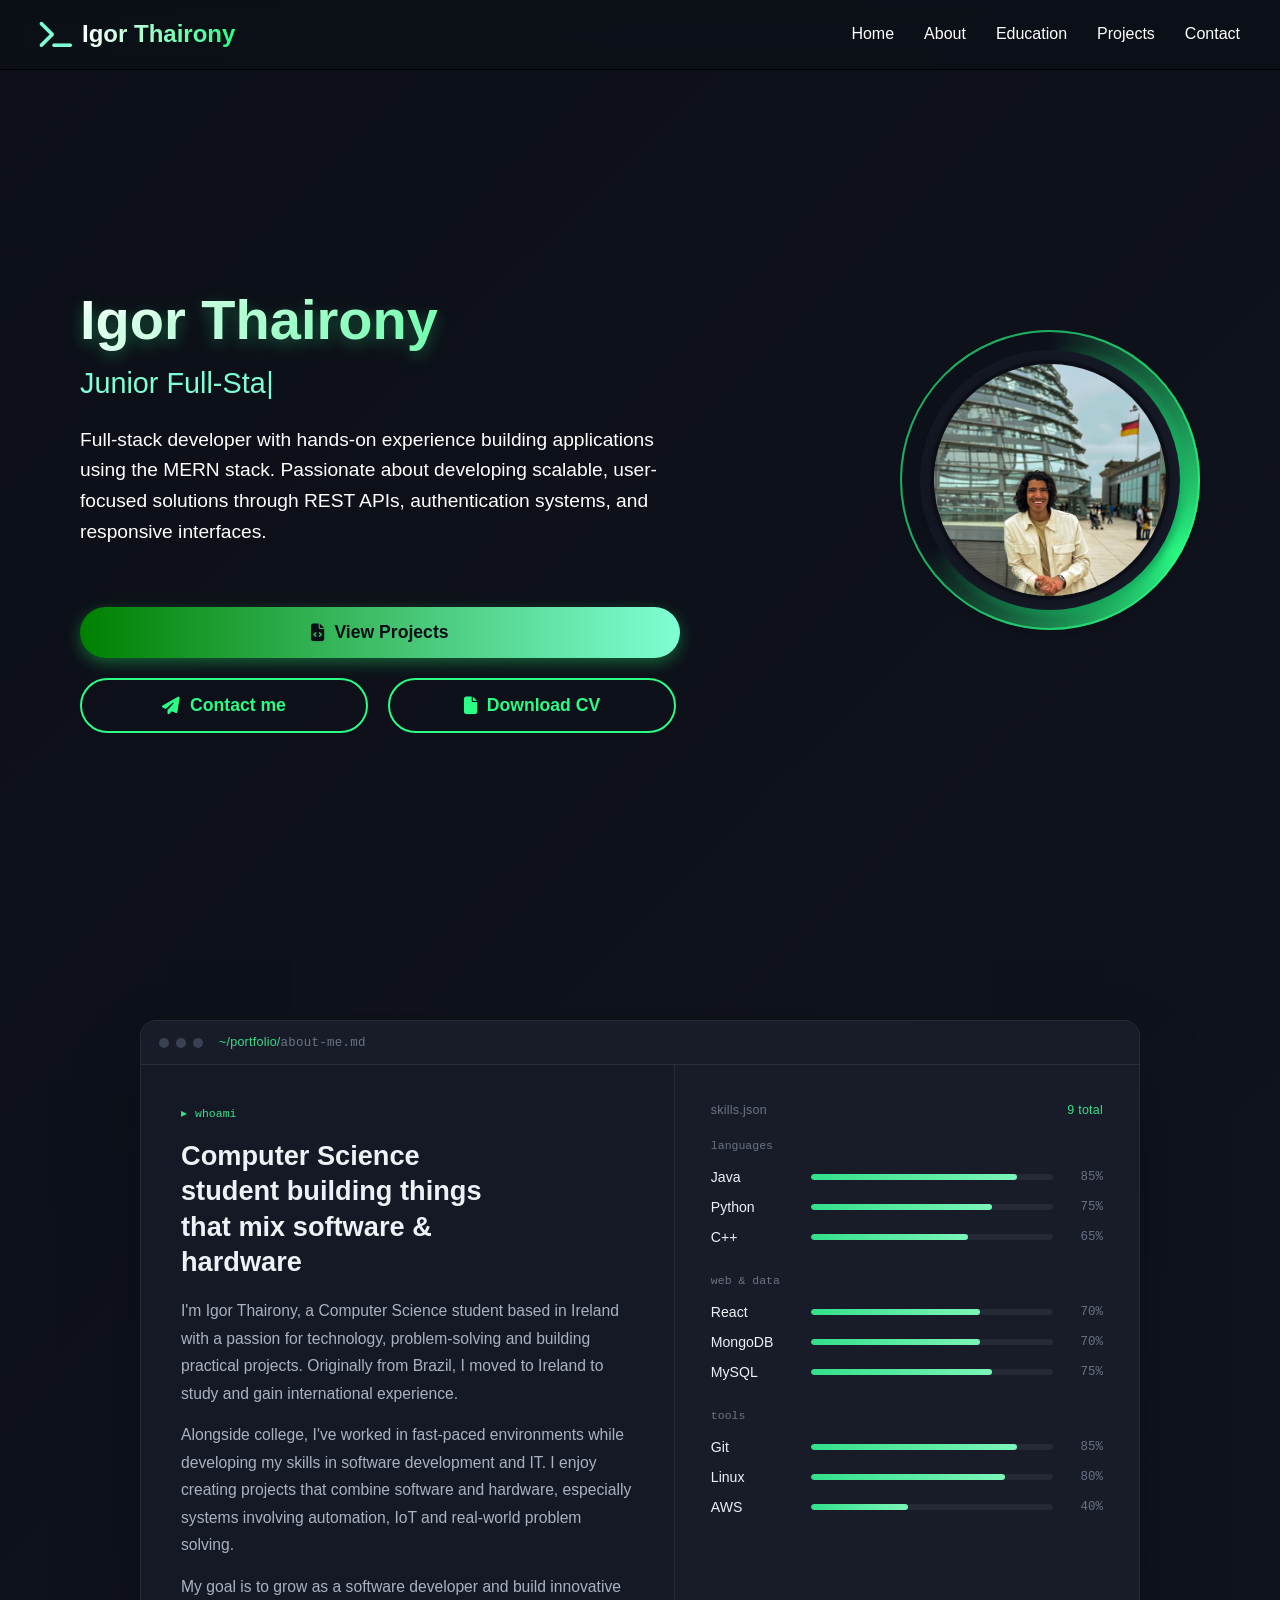
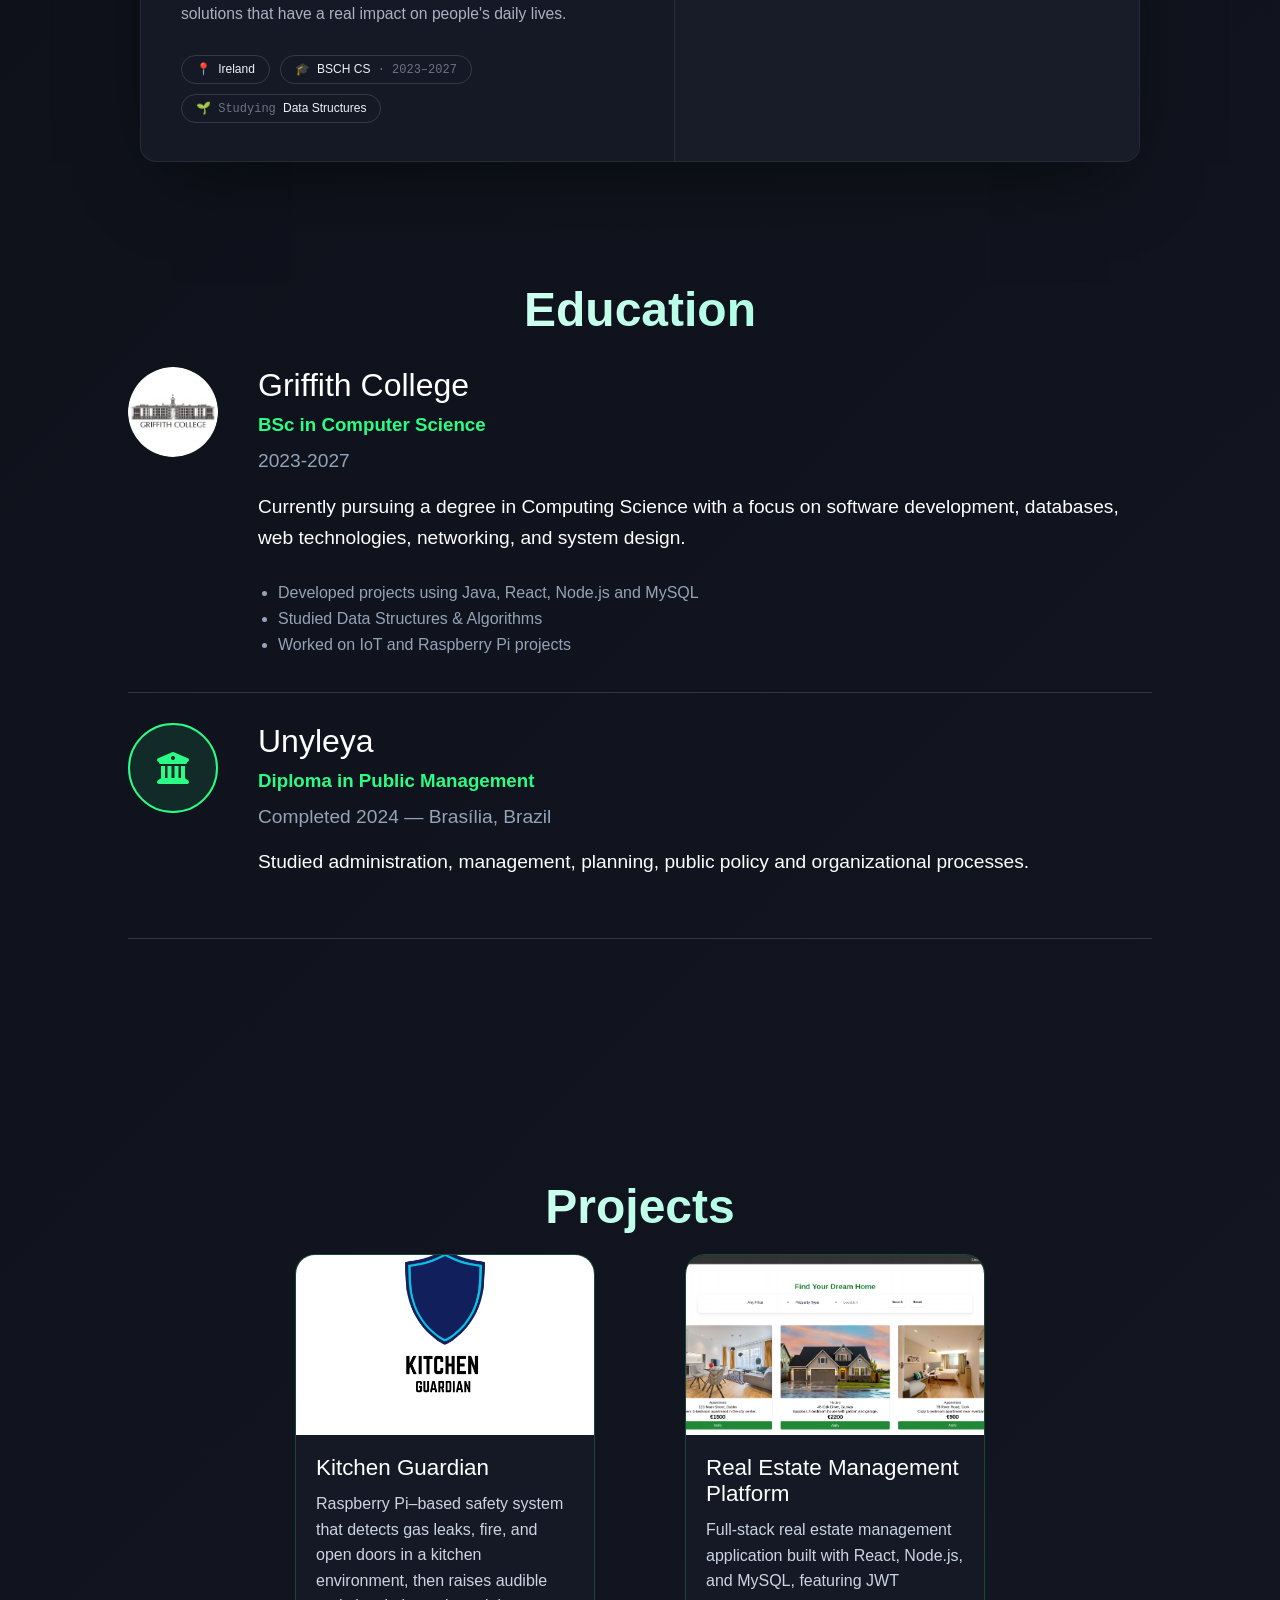
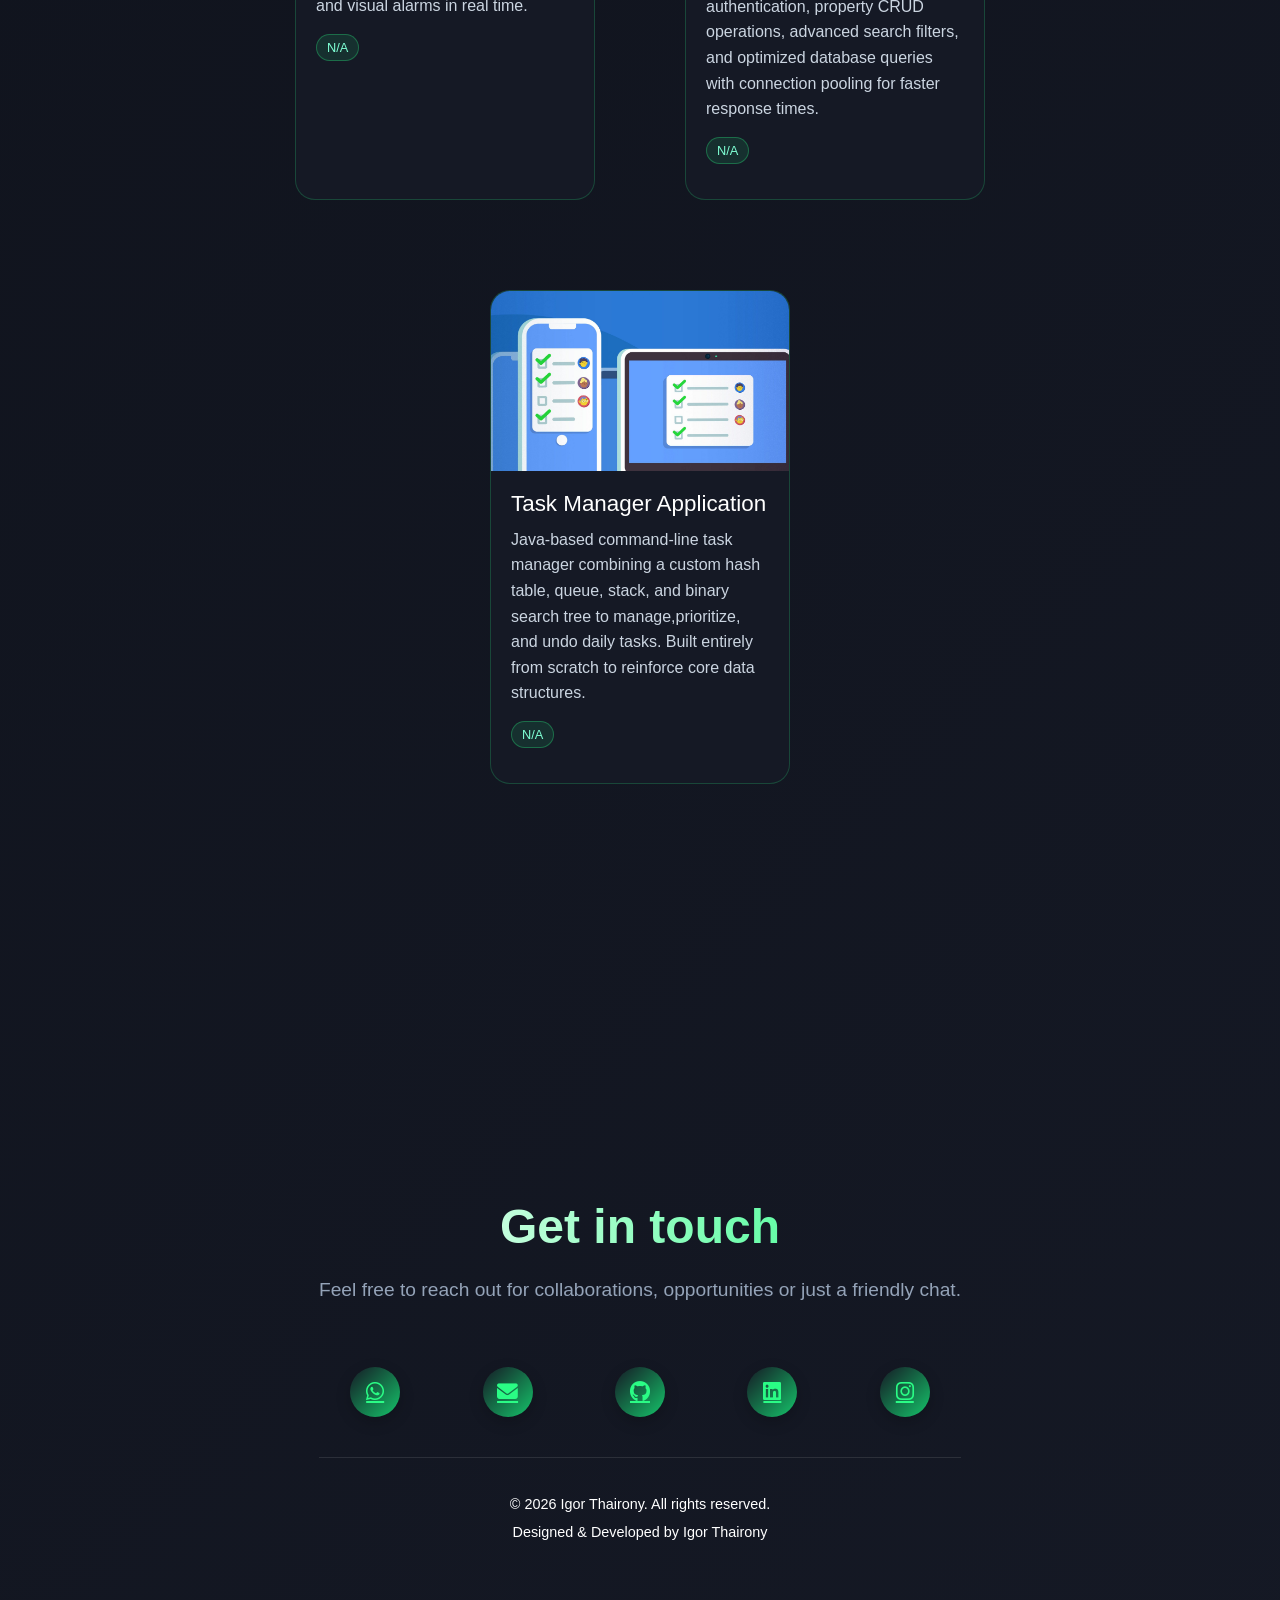
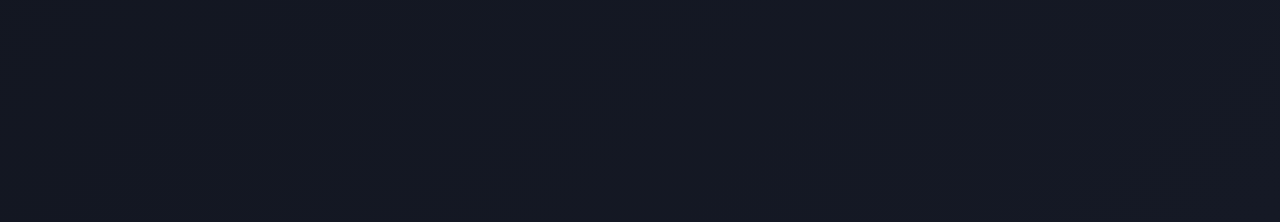
<file: index.html>
<!DOCTYPE html>
<html lang="en">

    <head>
        <meta charset="UTF-8">
        <meta name="viewport" content="width=device-width, initial-scale=1.0">
        <title>Igor Thairony Portfolio</title>
        <!-- Linking to font-awesome for icons -->
        <link rel="stylesheet" href="https://cdnjs.cloudflare.com/ajax/libs/font-awesome/6.5.0/css/all.min.css" />
        <!-- Linking to the css file for styling -->
        <link rel="stylesheet" href="/Style/style.css"/>
    </head>

    <body>

        <!-- Header Section with logo and side menu -->
        <header>
            <a href="/portfolioWebapp/index.html" class="logo" aria-label="Go to homepage">
                <!-- Logo and Name -->
                <i class="fa-solid fa-terminal logo-icon"></i>
                <span class="logo-text">Igor Thairony</span>
            </a>
            
            <!-- Nav section -->
            <nav>

                <!-- Menu toggle bars -->
                <div class="menu-toggle">
                    <!-- Bars for side menu -->
                    <i class="fa-solid fa-bars"></i>
                </div>
                <!-- Menu toggle bar options -->
                <ul>
                    <li><a href="/index.html">Home</a></li>
                    <li><a href="#about">About</a></li>
                    <li><a href="#education">Education</a></li>
                    <li><a href="#projects">Projects</a></li>
                    <li><a href="#contact">Contact</a></li>
                </ul>
            </nav>         
        </header>

        <!-- Hero Section -->
        <section class="hero" id="home">

            <div class="content">
                <h1>Igor Thairony</h1>
                <h2><span class="typing-text">Junior Full-Stack Developer</span></h2>
                <p>Full-stack developer with hands-on experience building applications using the MERN stack. 
                Passionate about developing scalable, user-focused solutions through REST APIs, authentication systems, 
                and responsive interfaces.
                </p>
                
                <!-- Buttons to display portflio / contact me / Download CV -->
                <div class="cta-buttons">
                    <a href="#projects" class="btn btn-primary"><i class="fa-solid fa-file-code"></i>View Projects</a>
                    <a href="#contact" class="btn btn-secondary"><i class="fa-solid fa-paper-plane"></i>Contact me</a>
                     <a href="/Source/CV_Igor_Thairony_2026.pdf" class="btn btn-secondary" download="Igor_Thairony_CV.pdf"><i class="fa-solid fa-file"></i>Download CV</a>
                </div>

            </div>

            <div class="profile-container">
                <div class="border-outer"></div>
                <div class="border-middle"></div>
                <div class="border-inner"></div>
                <div class="border-container"></div>
                <div class="pulse-ring"></div>
                <div class="pulse-ring"></div>
                <div class="pulse-ring"></div>
                <img src="/Source/profilePicture.jpeg" alt="Profile picure" class="profile-img">
            </div>

        </section>

        <!-- About Section-->
        <section  class="about-section" id="about">  

            <div class="terminal-window">

                <div class="titlebar">
                    <div class="dots"><span></span><span></span><span></span></div>
                    <div class="filename"><span class="path">~/portfolio/</span>about-me.md</div>
                </div>

                <div class="body-grid">
                    <!-- LEFT ABOUT ME -->
                    <div class="about-panel">
                        <div class="tag">whoami</div>
                        <h1>Computer Science student building things that mix software &amp; hardware</h1>
        
                        <p>
                            I'm Igor Thairony, a Computer Science student based in Ireland with a passion
                            for technology, problem-solving and building practical projects. Originally
                            from Brazil, I moved to Ireland to study and gain international experience.
                        </p>
                        <p>
                            Alongside college, I've worked in fast-paced environments while developing my
                            skills in software development and IT. I enjoy creating projects that combine
                            software and hardware, especially systems involving automation, IoT and
                            real-world problem solving.
                        </p>
                        <p>
                            My goal is to grow as a software developer and build innovative solutions
                            that have a real impact on people's daily lives.
                        </p>

                        <div class="quick-facts">
                            <span class="fact">📍 <b>Ireland</b></span>
                            <span class="fact">🎓 <b>BSCH CS</b> · 2023–2027</span>
                            <span class="fact">🌱 Studying <b>Data Structures</b></span>
                        </div>
                    </div>

                    <!-- RIGHT PANEL ( SKILLS )-->
                    <div class="skills-panel">

                        <h2><span>skills.json</span><span>9 total</span></h2>

                        <div class="skill-group">
                            <div class="group-label">languages</div>
        
                            <div class="skill-row">
                                <span class="skill-name">Java</span>
                                <div class="track"><div class="fill java-fill"></div></div>
                                <span class="pct">85%</span>
                            </div>
                            <div class="skill-row">
                                <span class="skill-name">Python</span>
                                <div class="track"><div class="fill python-fill"></div></div>
                                <span class="pct">75%</span>
                            </div>
                            <div class="skill-row">
                                <span class="skill-name">C++</span>
                                <div class="track"><div class="fill cpp-fill"></div></div>
                                <span class="pct">65%</span>
                            </div>
                        </div>
        
                        <div class="skill-group">
                            <div class="group-label">web &amp; data</div>
        
                            <div class="skill-row">
                                <span class="skill-name">React</span>
                                <div class="track"><div class="fill react-fill"></div></div>
                                <span class="pct">70%</span>
                            </div>
                            <div class="skill-row">
                                <span class="skill-name">MongoDB</span>
                                <div class="track"><div class="fill mongodb-fill"></div></div>
                                <span class="pct">70%</span>
                            </div>
                            <div class="skill-row">
                                <span class="skill-name">MySQL</span>
                                <div class="track"><div class="fill sql-fill"></div></div>
                                <span class="pct">75%</span>
                            </div>
                        </div>
        
                        <div class="skill-group">
                            <div class="group-label">tools</div>
        
                            <div class="skill-row">
                                <span class="skill-name">Git</span>
                                <div class="track"><div class="fill git-fill"></div></div>
                                <span class="pct">85%</span>
                            </div>
                            <div class="skill-row">
                                <span class="skill-name">Linux</span>
                                <div class="track"><div class="fill linux-fill"></div></div>
                                <span class="pct">80%</span>
                            </div>
                            <div class="skill-row">
                                <span class="skill-name">AWS</span>
                                <div class="track"><div class="fill aws-fill"></div></div>
                                <span class="pct">40%</span>
                            </div>
                        </div>
                    </div>

                </div>
            </div>

        </section>

        <!-- Education Section -->
        <section class="education-section" id="education">

            <h1 class="section-title">Education</h1>

            <div class="education-item">
            
                <div class="education-logo-image">
                    <img src="/Source/griffithLogo.png" alt="Griffith College picture" loading="lazy">
                </div>

                <div class="education-content">
                    <h2>Griffith College</h2>
                    <h3>BSc in Computer Science</h3>
                    <p class="education-date">2023-2027</p>

                    <p> Currently pursuing a degree in Computing Science with a focus on
                    software development, databases, web technologies, networking,
                    and system design.</p>

                    <ul>
                        <li>Developed projects using Java, React, Node.js and MySQL</li>
                        <li>Studied Data Structures & Algorithms</li>
                        <li>Worked on IoT and Raspberry Pi projects</li>
                    </ul>

                </div>

            </div>

            <div class="education-divider"></div>

            <div class="education-item">

                <div class="education-logo">
                    <i class="fa-solid fa-building-columns"></i>
                </div>

                <div class="education-content">
                    <h2>Unyleya</h2>
                    <h3>Diploma in Public Management</h3>
                    <p class="education-date">Completed 2024 — Brasília, Brazil</p>
 
                    <p>
                        Studied administration, management, planning,
                        public policy and organizational processes.
                    </p>


                </div>
            </div>

            <div class="education-divider"></div>
            
        </section>

        <section class="projects-section" id="projects">
            <h1 class="section-title">Projects</h1>

            <div class="projects-grid">

                <!-- Project One -->
                <a class="project-card" data-repo="Ithairony/kitchenGuardian" href="https://github.com/Ithairony/kitchenGuardian" target="_blank">
                    <div class="project-image">
                        <img src="/Source/kitchenGuardianLogo.png" alt="Project preview" loading="lazy">
                    </div>
                    <div class="project-content">
                        <h2>Kitchen Guardian</h2>
                        <p> Raspberry Pi–based safety system that detects gas leaks, fire, and open doors in a kitchen environment,
                            then raises audible and visual alarms in real time.</p>
                        <div class="project-tags">
                            <span class="repo-language">Loading...</span>
                        </div>
                    </div>
                </a>

                <!-- Project Two -->
                <a class="project-card" data-repo="Ithairony/motiProperties" href="https://github.com/Ithairony/motiProperties.git" target="_blank">
                    <div class="project-image">
                        <img src="/Source/motiProperties.png" alt="Real Estate Management Platform preview" loading="lazy">
                    </div>
                    <div class="project-content">
                        <h2>Real Estate Management Platform</h2>
                        <p> Full-stack real estate management application built with React, Node.js, and MySQL, featuring
                            JWT authentication, property CRUD operations, advanced search filters, and optimized
                            database queries with connection pooling for faster response times.</p>
                        <div class="project-tags">
                            <span class="repo-language">Loading...</span>
                        </div>
                    </div>
                </a>

                <!-- Project Three -->
                <a class="project-card" data-repo="Ithairony/Task-Manager" href="https://github.com/Ithairony/Task-Manager.git" target="_blank">
                    <div class="project-image">
                        <img src="/Source/taskManager.jpg" alt="Task manager " loading="lazy">
                    </div>
                    <div class="project-content">
                        <h2>Task Manager Application</h2>
                        <p> Java-based command-line task manager combining a custom hash table, queue, stack, 
                            and binary search tree to manage,prioritize, and undo daily tasks. 
                            Built entirely from scratch to reinforce core data structures.</p>
                        <div class="project-tags">
                            <span class="repo-language">Loading...</span>
                        </div>
                    </div>
                </a>

            </div>


        </section>

        <!-- FOOTER -->
        <section class="contact-section" id="contact">

            <div class="contact-container">
                <div class="contact-content">
                    <h1 class="contact-title">Get in touch</h1>
                    <p class="contact-subtitle">Feel free to reach out for collaborations, opportunities or just a friendly chat.</p>

                    <div class="contact-info">
                        <div class="social-icons">
                            <!-- WhatsApp -->
                            <a href="https://wa.me/353830110692?text=Hello%2C%20I%20came%20from%20your%20GitHub%20profile%20and%20would%20like%20to%20connect." target="_blank"><i class="fa-brands fa-whatsapp"></i></a>
                            <!-- GMAIL -->
                            <a href="mailto:ithairony21@gmail.com?subject=Hello Igor&body=Hi Igor," target="_blank" rel="noopener noreferrer">
                                <i class="fa-solid fa-envelope"></i>
                            </a>
                            <!-- gitHub -->
                            <a href="https://github.com/ithairony" target="_blank"><i class="fa-brands fa-github"></i></a>
                            <!-- linkedin -->
                            <a href="https://www.linkedin.com/in/IgorThairony/" target="_blank"><i class="fa-brands fa-linkedin"></i></a>
                            <!-- Instagram -->
                            <a href="https://www.instagram.com/ithairony21/" target="_blank"><i class="fa-brands fa-instagram"></i></a>
                        </div>
                    </div>

                    <div class="footer-bottom">
                        <p>© 2026 Igor Thairony. All rights reserved.</p>
                        <p>Designed & Developed by Igor Thairony</p>
                    </div>
                </div>
                
            </div>


        </section>


        <button id="backToTop" class="back-to-top" aria-label="Back to top">
            <i class="fa-solid fa-arrow-up"></i>
        </button>

        <!-- Link to the javascriptfile -->
        <script src="/Script/script.js"></script>

    </body>

</html>
</file>
<file: Style/style.css>
* {
    margin : 0;
    padding: 0;
    box-sizing: border-box;
    font-family:  'Segoe UI', Tahoma, Geneva, Verdana, sans-serif;
}

html {
    scroll-behavior: smooth;
}

:root {
    --accent: #33e08a;
    --accent-soft: rgba(51, 224, 138, 0.12);
    --accent-soft-2: rgba(51, 224, 138, 0.22);
    --panel: #151925;
    --panel-2: #181c29;
    --line: rgba(255, 255, 255, 0.08);
    --line-strong: rgba(255, 255, 255, 0.14);
    --text-hi: #eef1f6;
    --text-body: #a9b2c3;
    --text-dim: #6b7385;
    --mono: 'JetBrains Mono', ui-monospace, SFMono-Regular, Menlo, monospace;
}

body {
    background: linear-gradient(135deg , #0c0f17 0%, #151925 100%);
    color: white;
    min-height: 100vh;
    overflow-x: hidden;
}

/* Header and Navbar */
header {
    position: fixed;
    top: 0;
    left: 0;
    width: 100%;
    padding: 20px 40px;
    display: flex;
    justify-content: space-between;
    align-items: center;
    z-index: 1000;
    background: rgba(12,15,23,0.8);
    backdrop-filter: blur(10px);
    border-bottom: 1px solid black;
}

.logo {
    display: flex;
    align-items: center;
    gap: 10px;
    font-size: 1.5rem;
    font-weight: 700;
    color: #2afc85;
    text-decoration: none;
}

.logo-icon {
    color:aquamarine;
    font-size: 1.8rem;
}

.logo-text {
    background: linear-gradient(90deg, white, #2afc85);
    -webkit-background-clip: text;
    -webkit-text-fill-color: transparent;
}

nav ul {
    display: flex;
    list-style: none;
    gap:30px;
}

nav a {
    color: white;
    text-decoration: none;
    font-weight: 500;
    transition: color 0.3s ease;
    position:relative;
    padding: 5px 0;
}

nav a:hover {
    color: #2afc85;
}

nav a::after {
    content: '';
    position: absolute;
    bottom: 0;
    left: 0;
    width: 0;
    height: 2px;
    background: #2afc85;
    transition: width 0.3s ease;
}

nav a:hover:after {
    width: 100%;
}

.menu-toggle {
    display: none;
    font-size: 1.5rem;
    color: white;
    cursor: pointer;

}

/* Hero Section */

.hero {
    max-width: 1200px;
    width: 100%;
    margin: 0 auto;
    display: flex;
    flex-direction: row;
    align-items: center;
    justify-content: space-between;
    gap: 80px;
    padding: 120px 40px 60px;
    min-height: 100vh;

}

.content {
    max-width: 600px;
    opacity: 1;
    transform: translateY(20px);
    animation: fadeInUp 1s ease forwards 0.5s;
}

.hero h1 {
    font-size: 3.5rem;
    margin-bottom: 15px;
    background: linear-gradient(90deg, white 0%, #2afc85 100%);
    -webkit-background-clip: text;
    -webkit-text-fill-color: transparent;
    font-weight: 700;
    text-shadow: 0 5px 15px rgba(46,252,139,0.3);
}

h2 {
    font-size:  1.8rem;
    margin-bottom: 25px;
    color: white;
    font-weight: 500;
}

p {
    font-size: 1.2rem;
    line-height: 1.6;
    margin-bottom: 30px;
    color: white;
}

.typing-text {
    position: relative;
    display: inline-block;
    color:aquamarine;
}

.typing-text::after {
    content: "|";
    position: absolute;
    right: -8px;
    animation: blink 0.7s infinite;
    color: aquamarine;
}

.cta-buttons {
    display:flex;
    gap: 20px;
    margin-top: 40px;
    flex-wrap: wrap;
    opacity: 1;
    transform: translateY(20px);
    animation: fadeInUp 1s ease forwards 0.8s;
}

.btn {
    padding: 15px 35px;
    border-radius: 50px;
    font-size: 1.1rem;
    font-weight: 600;
    text-decoration: none;
    transition: all 0.3s ease;
    display: flex;
    align-items: center;
    gap: 10px;
    position: relative;
    overflow: hidden;

}

.btn-primary {
    width: 100%;
    justify-content: center;
    background: linear-gradient(90deg, green 0%, aquamarine 100%);
    color: #0c0f17;
    box-shadow: 0 5px 15px rgba(30, 215, 97, 0.4);
}

.btn-primary:hover {
    transform: translateY(-3px);
    box-shadow: 0 8px 20px rgba(30, 215, 97, 0.6);;
}

.btn-primary::before {
    content:"";
    position: absolute;
    top: 0;
    left: -100%;
    width: 100%;
    height: 100%;
    background: linear-gradient(90deg, transparent, rgba(255, 255, 255, 0.4), transparent);
    transition: 0.5s;
}

.btn-secondary {
    justify-content: center;
    width: 48%;
    border: 2px solid #2afc85; 
    color: #2afc85;
}

.btn-secondary:hover {
    background-color: rgba(42, 252, 133, 0.1);
    transform: translateY(-3px);
}

.social-icons {
    display: flex;
    justify-content: space-around ;
    gap: 20px;
    margin-top: 40px;
    opacity: 1;
    transform: translateY(20px);
    animation: fadeInUp 1s ease forwards 1.1s;
}

.social-icons a {
    width: 50px;
    height: 50px;
    border-radius: 50%;
    display: flex;
    align-items: center;
    justify-content: center;
    background: linear-gradient(135deg, #151925 0%, #15c46a 100%);
    color:#2afc85;
    font-size: 1.3rem;
    transition: all 0.3s ease;
    box-shadow: 0 5px 15px rgba(0, 0, 0, 0.2);
    position: relative;
    overflow: hidden;
}

.social-icons a:hover {
    transform: translateY(-5px);
    color: #151925;
    box-shadow: 0 8px 20px rgba(30, 215, 97, 0.3);
}

.social-icons a::before {
    content:"";
    position: absolute;
    top: 0;
    left: 0;
    width: 100%;
    height: 100%;
    background: linear-gradient(45deg, #1ed761, #2afc85, #15c46a);
    opacity: 0;
    transition: 0.3s;
    z-index: -1;
}

.social-icons a:hover::before {
    opacity: 1;
}

/* Education Section */
.education-section {
    width: 80%;
    max-width: 1100px;
    margin: 120px auto;
}

.education-item {
    display: flex;
    gap: 40px;
    align-items: flex-start;
    padding: 30px 0;
}

.education-logo-image {
    width: 90px;
    height: 90px;
    min-width: 90px;
    border-radius: 50%;
    overflow: hidden;
    display: flex;
    align-items: center;
    justify-content: center;
}

.education-logo-image img {
    width: 100%;
    height: 100%;
    object-fit: cover;
}

.education-logo {
    width: 90px;
    height: 90px;
    min-width: 90px;
    border-radius: 50%;
    background: rgba(42, 252, 133, 0.1);
    border: 2px solid #2afc85;
    display: flex;
    align-items: center;
    justify-content: center;
    color: #2afc85;
    font-size: 2rem;
}


.education-content h2 {
    font-size: 2rem;
    margin-bottom: 10px;
}

.education-content h3 {
    color: #2afc85;
    margin-bottom: 10px;
}

.education-date {
    color: #94a3b8;
    margin-bottom: 15px;
}

.education-content ul {
    margin-top: 15px;
    padding-left: 20px;
}

.education-content li {
    margin-bottom: 8px;
    color: #94a3b8;
}

.education-divider {
    height: 1px;
    background: rgba(255,255,255,0.15);
}

/* Profile Image Section */
.profile-container {
    position: relative; 
    width: 300px;
    height: 300px;
}

.profile-img {
    width:240px;
    height: 240px;
    object-fit: cover;
    border-radius: 50%;
    position: absolute;
    top: 50%;
    left: 50%;
    transform: translate(-50%, -50%);
    z-index: 10;
    box-shadow: 0 5px 30px rgba(0, 0, 0, 0.4);
    border: 4px solid #0c0f17;
    transition: all 0.5s ease;
}

.profile-img:hover {
    transform: translate(-50%, -50%) scale(1.05);
}

/* Border rings */
.border-outer {
    position: absolute;
    width: 300px;
    height: 300px;
    top: 50%;
    left: 50%;
    transform: translate(-50%, -50%) rotate(0deg);
    border-radius: 50%;
    background: conic-gradient(transparent, #2afc85, transparent, transparent);
    z-index: 1;
    animation: rotate 4s linear infinite
}

.border-middle {
    position: absolute;
    width: 270px;
    height: 270px;
    top: 50%;
    left: 50%;
    transform: translate(-50%, -50%) rotate(0deg);
    border-radius: 50%;
    background: conic-gradient(transparent, #15c46a, transparent, transparent);
    z-index: 2;
    animation: rotate-reverse 3s linear infinite;
    filter: blur(3px)
}

.border-inner {
    position: absolute;
    width: 240px;
    height: 240px;
    top: 50%;
    left: 50%;
    transform: translate(-50%, -50%) rotate(0deg);
    border-radius: 50%;
    background: conic-gradient(transparent, #1ed761, transparent, transparent);
    z-index: 3;
    animation: rotate 2s linear infinite;
    filter: blur(3px)
}

/*  Pulsing animation */

.pulse-ring {
    position: absolute;
    width: 300px;
    height: 300px;
    top: 50%;
    left: 50%;
    transform: translate(-50%, -50%) scale(1);
    border-radius: 50%;
    border: 2px solid rgba(42, 252, 133, 0.3);
    z-index: 0;
    animation: pulse 3s ease-out infinite;
}

.pulse-ring:nth-child(2) {
    animation-delay: 1s;
}

.pulse-ring:nth-child(3) {
    animation-delay: 2s;
}

.border-container {
    position: absolute;
    width: 300px;
    height: 300px;
    top: 50%;
    left: 50%;
    transform: translate(-50%, -50%);
    border-radius: 50%;
    z-index: 4;
}

.border-container::after {
    content: "";
    position: absolute;
    width: 260px;
    height: 260px;
    background: linear-gradient(135deg, #151925 0%, #1a1f2e 100%);
    border-radius: 50%;
    top: 50%;
    left: 50%;
    transform: translate(-50%, -50%);
    z-index: 5;
}

/* Projects cards styling  */
.projects-section {
    padding: 120px 10%;
    min-height: 100vh;
}

.section-title {
    font-size: 3rem;
    margin: 0px;
    text-align: center;
    background: linear-gradient(90deg, white, aquamarine);
    -webkit-background-clip: text;
    -webkit-text-fill-color: transparent;
}

/* GRID */
.projects-grid {
    display: flex;
    justify-content: center;
    flex-wrap: wrap;
    gap: 50px;
}

/* CARD */
.project-card {
    display: block;
    text-decoration: none;
    background: #151925;
    margin: 20px;
    width: 300px;
    border: 1px solid rgba(42, 252, 133, 0.2);
    border-radius: 20px;
    overflow: hidden;
    transition: transform 0.3s ease, box-shadow 0.3s ease;
}

.project-card:hover {
    transform: translateY(-8px);
    box-shadow: 0 10px 30px rgba(42, 252, 133, 0.2);
}

/* IMAGE */
.project-image img {
    width: 100%;
    height: 180px;
    object-fit: cover;
    display: block;
}

/* CONTENT */
.project-content {
    padding: 20px;
}

.project-content h2 {
    font-size: 1.4rem;
    margin-bottom: 10px;
}

.project-content p {
    font-size: 1rem;
    color: #cbd5e1;
    margin-bottom: 15px;
}

/* TAGS */
.project-tags {
    display: flex;
    flex-wrap: wrap;
    gap: 8px;
    margin-bottom: 15px;
}

.project-tags span {
    font-size: 0.8rem;
    padding: 5px 10px;
    border-radius: 999px;
    background: rgba(42, 252, 133, 0.1);
    border: 1px solid rgba(42, 252, 133, 0.3);
    color: aquamarine;
}

/* LINKS */
.project-links {
    display: flex;
    gap: 15px;
}

.project-links a {
    text-decoration: none;
    color: aquamarine;
    font-weight: 500;
    transition: 0.3s;
}

.project-links a:hover {
    text-shadow: 0 0 8px aquamarine;
}

/* Back to top buttom  */

.back-to-top {
    position: fixed;
    bottom: 30px;
    right: 30px;
    width: 50px;
    height: 50px;
    border-radius: 50%;
    background: linear-gradient(90deg, green, aquamarine);
    color: #0c0f17;
    border: none;
    cursor: pointer;
    display: flex;
    align-items: center;
    justify-content: center;
    font-size: 1.2rem;
    box-shadow: 0 5px 20px rgba(42, 252, 133, 0.3);
    opacity: 0;
    visibility: hidden;
    transform: translateY(20px);
    transition: all 0.3s ease;
    z-index: 1000;
}

.back-to-top:hover {
    transform: translateY(-5px) scale(1.05);
    box-shadow: 0 8px 25px rgba(42, 252, 133, 0.5);
}

.back-to-top.show {
    opacity: 1;
    visibility: visible;
    transform: translateY(0);
}

/* Footer styling */

.footer-bottom {
    margin-top: 60px;
    padding-top: 30px;
    border-top: 1px solid rgba(255,255,255,0.1);

    text-align: center;
    color: #64748b;
}

.footer-bottom p {
    margin: 5px 0;
    font-size: 0.9rem;
}

.contact-section {
    padding: 80px 10%;
    min-height: 100vh;
    display: flex;
    align-items: center;
}

.contact-container {
    width: 100%;
    display: flex;
    justify-content: space-between;
    align-items: center;
    gap: 60px;
}

.contact-content {
    max-width: 800px;
    margin: 0 auto;
    text-align: center;
}

.contact-title {
    font-size: 3rem;
    margin-bottom: 20px;
    background: linear-gradient(90deg, white, #2afc85);
    -webkit-background-clip: text;
    -webkit-text-fill-color: transparent;
}

.contact-subtitle {
    color: #94a3b8;
    line-height: 1.7;
    margin-bottom: 30px;
}

/* CONTACT LINKS */
.contact-detail,
.contact-detail-email {
    color: #2afc85;
    text-decoration: none;
    font-size: 1.1rem;
    transition: 0.3s ease;
}

.contact-detail:hover,
.contact-detail-email:hover {
    text-shadow: 0 0 10px #2afc85;
}


/* RESPONSIVE */
@media (max-width: 768px) {

    .contact-container {
        flex-direction: column-reverse;
        text-align: center;
    }

    .contact-subtitle {
        margin: 0 auto 30px;
    }

    .social-icons {
        justify-content: center;
    }
}


/* ============================================================
   About + Skills section (terminal-window style)
============================================================ */

.about-section {
    width: 80%;
    max-width: 1000px;
    margin: 120px auto;
}

.terminal-window {
    background: var(--panel);
    border: 1px solid var(--line);
    border-radius: 16px;
    overflow: hidden;
    box-shadow: 0 30px 80px -30px rgba(0, 0, 0, 0.6);
}

.titlebar {
    display: flex;
    align-items: center;
    gap: 10px;
    padding: 14px 18px;
    background: var(--panel-2);
    border-bottom: 1px solid var(--line);
}

.dots { display: flex; gap: 7px; }
.dots span { width: 10px; height: 10px; border-radius: 50%; background: #3a4152; }

.filename {
    margin-left: 6px;
    font-family: var(--mono);
    font-size: 0.78rem;
    color: var(--text-dim);
    letter-spacing: 0.02em;
}
.filename .path { color: var(--accent); }

.body-grid {
    display: grid;
    grid-template-columns: 1.15fr 1fr;
}

/* ---- About panel ---- */
.about-panel {
    padding: 38px 40px;
    border-right: 1px solid var(--line);
}

.about-panel .tag {
    font-family: var(--mono);
    font-size: 0.72rem;
    color: var(--accent);
    display: inline-flex;
    align-items: center;
    gap: 8px;
    margin-bottom: 18px;
}
.about-panel .tag::before { content: '▸'; color: var(--accent); }

.about-panel h1 {
    font-size: 1.7rem;
    color: var(--text-hi);
    font-weight: 600;
    line-height: 1.3;
    margin-bottom: 18px;
    max-width: 22ch;
}

.about-panel p {
    font-size: 0.98rem;
    line-height: 1.75;
    color: var(--text-body);
    margin-bottom: 14px;
}
.about-panel p:last-of-type { margin-bottom: 0; }

.quick-facts {
    margin-top: 28px;
    display: flex;
    flex-wrap: wrap;
    gap: 10px;
}
.fact {
    font-family: var(--mono);
    font-size: 0.75rem;
    color: var(--text-dim);
    border: 1px solid var(--line-strong);
    border-radius: 999px;
    padding: 6px 14px;
}
.fact b { color: var(--text-hi); font-weight: 500; }

/* ---- Skills panel ---- */
.skills-panel {
    padding: 38px 36px;
    background: var(--panel-2);
}

.skills-panel h2 {
    font-family: var(--mono);
    font-size: 0.78rem;
    color: var(--text-dim);
    letter-spacing: 0.02em;
    margin-bottom: 22px;
    display: flex;
    justify-content: space-between;
    font-weight: normal;
}
.skills-panel h2 span:last-child { color: var(--accent); }

.skill-group { margin-bottom: 22px; }
.skill-group:last-child { margin-bottom: 0; }

.group-label {
    font-size: 0.72rem;
    color: var(--text-dim);
    font-family: var(--mono);
    margin-bottom: 10px;
}

.skill-row {
    display: flex;
    align-items: center;
    gap: 12px;
    padding: 7px 0;
}

.skill-name {
    width: 88px;
    flex-shrink: 0;
    font-size: 0.88rem;
    color: var(--text-hi);
}

.track {
    flex: 1;
    height: 6px;
    background: rgba(255, 255, 255, 0.06);
    border-radius: 99px;
    overflow: hidden;
}

.fill {
    height: 100%;
    width: 0; /* animated to target width below */
    border-radius: 99px;
    background: linear-gradient(90deg, var(--accent), #7cf5b8);
    animation: loadBar 1.4s ease forwards;
    animation-delay: 0.3s;
}

.pct {
    width: 38px;
    text-align: right;
    font-family: var(--mono);
    font-size: 0.78rem;
    color: var(--text-dim);
    flex-shrink: 0;
}

/* Target widths -- one rule per skill */
.java-fill    { --target: 85%; }
.python-fill  { --target: 75%; }
.cpp-fill     { --target: 65%; }
.react-fill   { --target: 70%; }
.mongodb-fill { --target: 70%; }
.sql-fill     { --target: 75%; }
.git-fill     { --target: 85%; }
.linux-fill   { --target: 80%; }
.aws-fill     { --target: 40%; }

.fill { width: var(--target, 0); }


/* ANIMATIONS */

    @keyframes rotate {
        0% {
            transform: translate(-50%, -50%) rotate(0deg);
        }
        100% {
            transform: translate(-50%, -50%) rotate(360deg);
        }
    }

    @keyframes rotate-reverse {
        0% {
            transform: translate(-50%, -50%) rotate(0deg);
        }
        100% {
            transform: translate(-50%, -50%) rotate(-360deg);
        }
    }
    
    @keyframes pulse {
        0% {
            transform: translate(-50%, -50%) scale(1);
            opacity: 1;
        }
        100% {
            transform: translate(-50%, -50%) scale(1.3);
            opacity: 0;
        }
    }

    @keyframes fadeIn {
        from {
            opacity: 0;
        }
        to {
            opacity: 1;
        }
    }


    @keyframes blink {
        0%, 100% {
            opacity: 1;
        }
        50% {
            opacity: 0;
        }
        
    }

    /* Terminal skill-bar fill animation -- animates to each skill's
       own --target width (set per class above), fixing the old bug
       where "to {}" was empty and never animated anywhere. */
    @keyframes loadBar {
        from { width: 0; }
        to   { width: var(--target); }
    }

    /* FOOTER FLOATING EFFECT */
    @keyframes float {
        0% {
            transform: translateY(0px);
        }

        50% {
            transform: translateY(-15px);
        }

        100% {
            transform: translateY(0px);
        }
    }

/* MAKING IT RESPONSIVE */

@media (max-width: 992px) {
    .hero {
        flex-direction: column-reverse;
        justify-content: center;
        text-align: center;
        gap: 60px;
        padding: 100px 20px 40px;
    }
    
    .cta-buttons {
        justify-content: center;
    }

    .social-icons {
        justify-content: center;
    }
}

@media (max-width: 768px) {

    .body-grid {
        grid-template-columns: 1fr;
    }

    .about-panel {
        border-right: none;
        border-bottom: 1px solid var(--line);
    }
    
    .hero {
        gap: 40px;
    }

    header {
        padding: 15px 20px;
    }

    nav ul {
        position: fixed;
        top: 70px;
        left: -100%;
        width: 100%;
        height: calc(100vh - 70px);
        background: rgba(12,15,23,0.95);
        flex-direction: column;
        align-items: center;
        justify-content: flex-start;
        padding-top: 50px;
        transition: left 0.3s ease;
    }

    nav ul.active {
        left: 0;
    }

    nav a {
        font-size: 1.2rem;
        padding: 15px 0;
    }

    .menu-toggle {
        display: block  ;
    }

    h1 {
        font-size: 2.5rem;
    }

    h2 {
        font-size: 1.5rem;
    }

    p {
        font-size: 1.1rem;
    }
    
    .btn {
        padding: 12px 25px;
        font-size: 1rem;
    }

    .profile-container {
        width: 250px;
        height: 250px;
    }

    .profile-img {
        width: 200px;
        height: 200px;
    }

    .border-outer {
        width: 250px;
        height: 250px;
    }

    .border-middle {
        width: 225px;
        height: 225px;
    }

    .border-inner {
        width: 200px;
        height: 200px;
    }

    .border-container::after {
        width: 215px;
        height: 215px;
    }

    .pulse-ring {
        width: 250px;
        height: 250px;
    }

    .contact-container {
        flex-direction: column-reverse;
        text-align: center;
    }

    .contact-subtitle {
        margin: 0 auto 30px;
    }

    .social-icons {
        justify-content: center;
    }

    .btn-secondary {
        width: 100%;
    }

}

@media (max-width: 480px) {
    .hero {
        gap: 40px;
    }

    h1 {
        font-size: 2rem;
    }

    h2 {
        font-size: 1.2rem;
    }

    .cta-buttons {
        flex-direction: column;
        align-items: center;
    }

    .profile-container {
        width: 200px;
        height: 200px;
    }

    .profile-img {
        width: 160px;
        height: 160px;
    }

    .border-outer {
        width: 200px;
        height: 200px;
    }

    .border-middle {
        width: 180px;
        height: 180px;
    }

    .border-inner {
        width: 160px;
        height: 160px;
    }

    .border-container::after {
        width: 170px;
        height: 170px;
    }

    .pulse-ring {
        width: 200px;
        height: 200px;
    }

}
</file>
